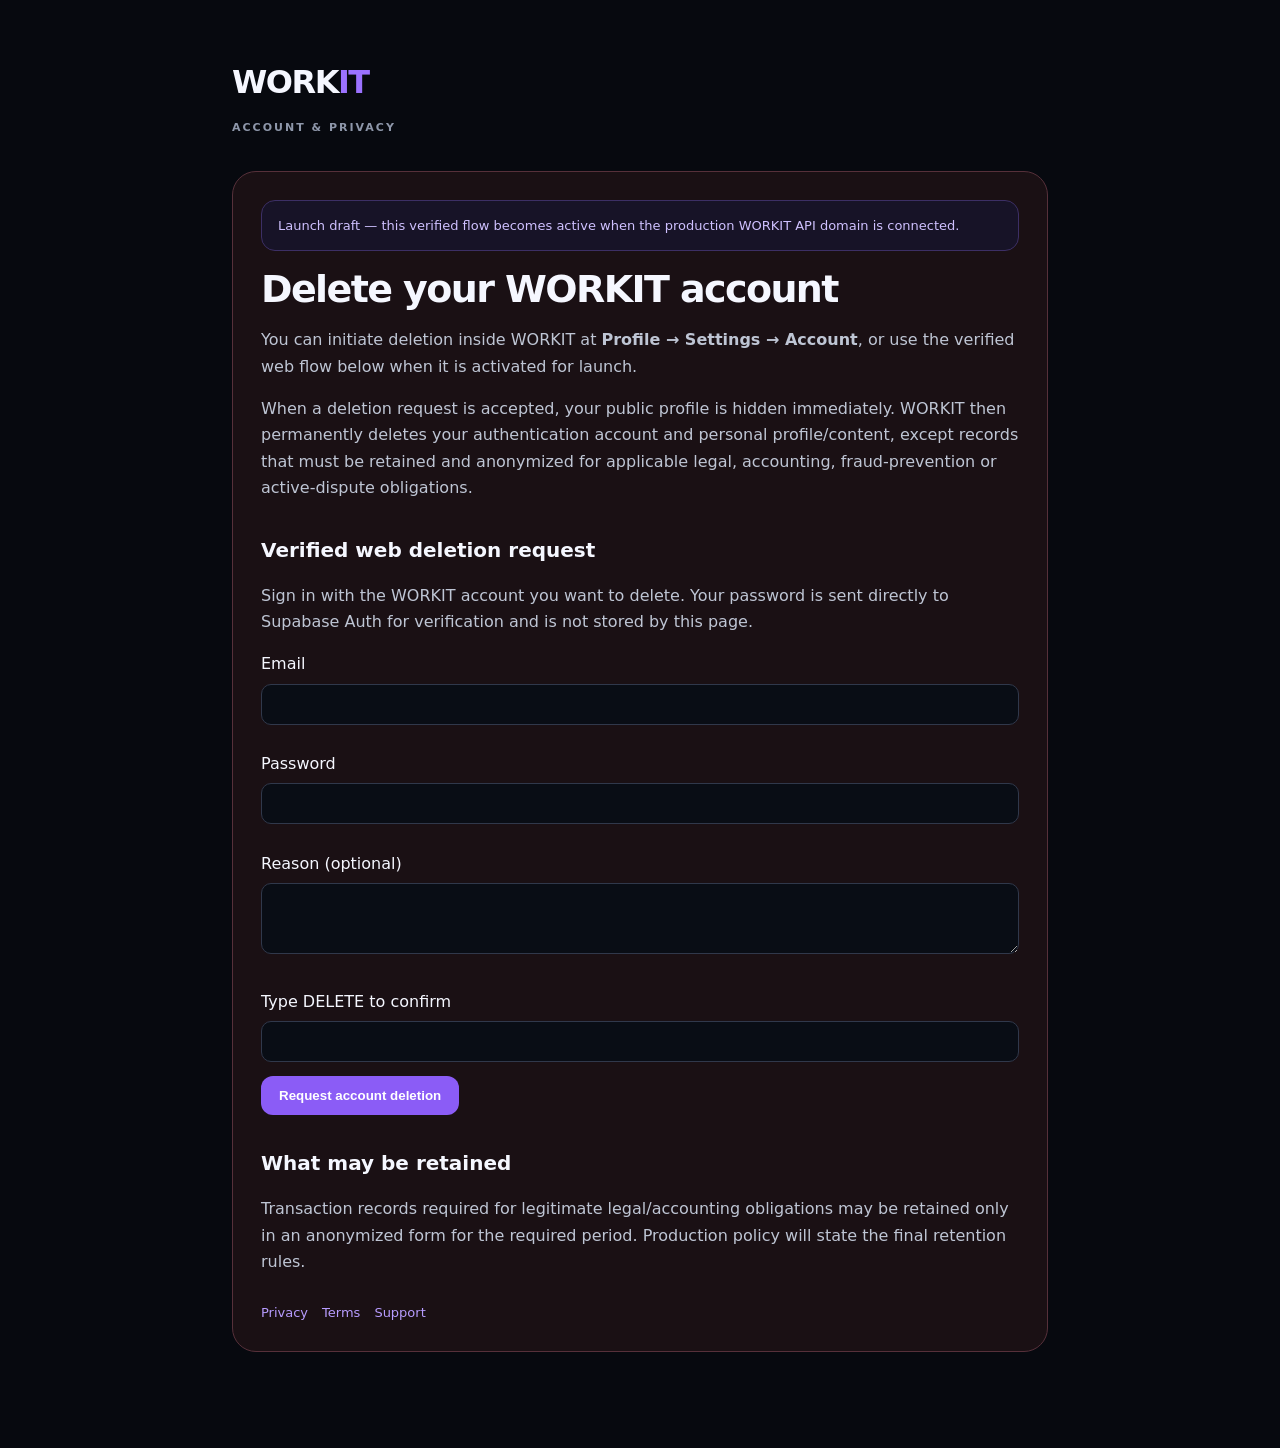
<file: trust/delete-account.html>
<!doctype html><html lang="en"><head><meta charset="utf-8"><meta name="viewport" content="width=device-width,initial-scale=1"><title>Delete WORKIT Account</title><link rel="stylesheet" href="legal.css"></head><body><main class="wrap"><div class="brand">WORK<span>IT</span></div><div class="eyebrow">ACCOUNT & PRIVACY</div><section class="card danger"><div class="notice">Launch draft — this verified flow becomes active when the production WORKIT API domain is connected.</div><h1>Delete your WORKIT account</h1><p>You can initiate deletion inside WORKIT at <strong>Profile → Settings → Account</strong>, or use the verified web flow below when it is activated for launch.</p><p>When a deletion request is accepted, your public profile is hidden immediately. WORKIT then permanently deletes your authentication account and personal profile/content, except records that must be retained and anonymized for applicable legal, accounting, fraud-prevention or active-dispute obligations.</p><h2>Verified web deletion request</h2><p>Sign in with the WORKIT account you want to delete. Your password is sent directly to Supabase Auth for verification and is not stored by this page.</p><form id="delete-form"><label>Email<br><input id="email" type="email" autocomplete="username" required style="width:100%;margin-top:6px;padding:12px;border-radius:10px;border:1px solid #30384b;background:#090d15;color:#fff"></label><br><br><label>Password<br><input id="password" type="password" autocomplete="current-password" required style="width:100%;margin-top:6px;padding:12px;border-radius:10px;border:1px solid #30384b;background:#090d15;color:#fff"></label><br><br><label>Reason (optional)<br><textarea id="reason" rows="3" style="width:100%;margin-top:6px;padding:12px;border-radius:10px;border:1px solid #30384b;background:#090d15;color:#fff"></textarea></label><br><br><label>Type DELETE to confirm<br><input id="confirmation" type="text" autocomplete="off" required style="width:100%;margin-top:6px;padding:12px;border-radius:10px;border:1px solid #30384b;background:#090d15;color:#fff"></label><br><button id="submit-delete" class="btn" type="submit" style="border:0;cursor:pointer">Request account deletion</button><p id="form-status" class="muted" aria-live="polite"></p></form><h2>What may be retained</h2><p>Transaction records required for legitimate legal/accounting obligations may be retained only in an anonymized form for the required period. Production policy will state the final retention rules.</p><div class="links"><a href="privacy.html">Privacy</a><a href="terms.html">Terms</a><a href="support.html">Support</a></div></section></main><script type="module" src="delete-account.js"></script></body></html>
</file>
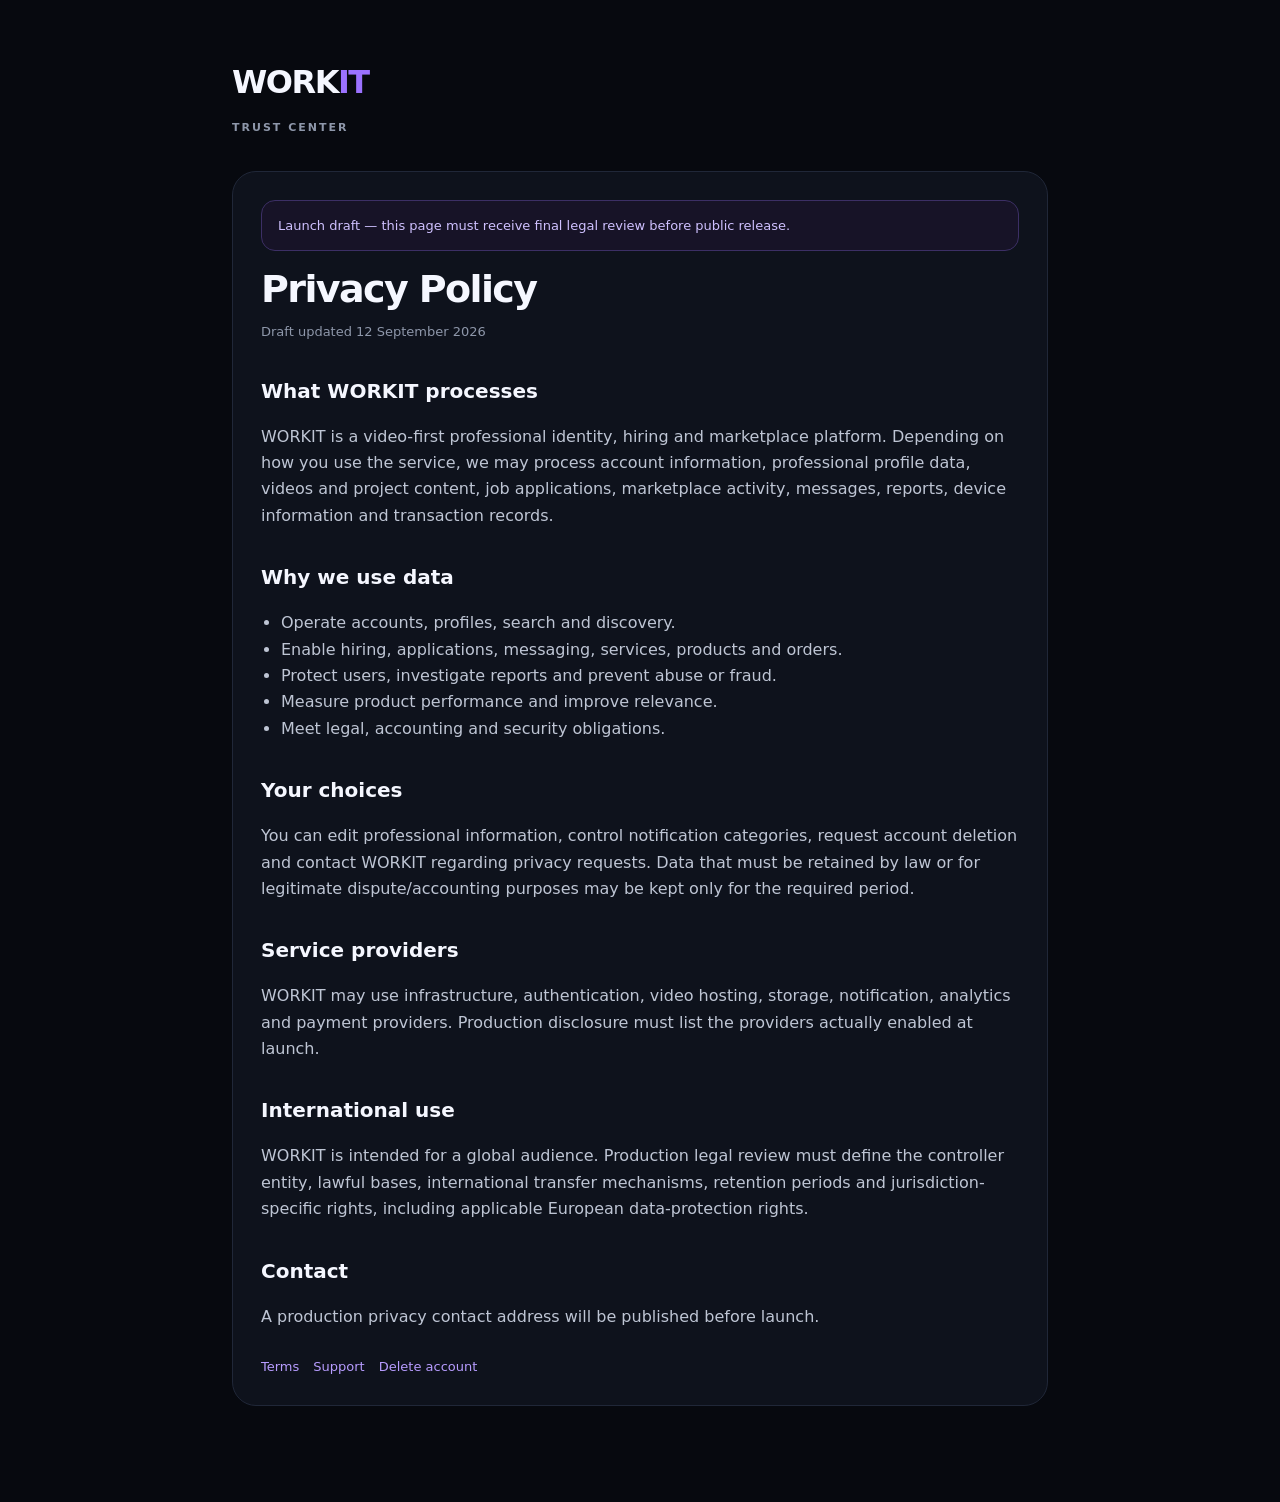
<file: trust/privacy.html>
<!doctype html><html lang="en"><head><meta charset="utf-8"><meta name="viewport" content="width=device-width,initial-scale=1"><title>WORKIT Privacy</title><link rel="stylesheet" href="legal.css"></head><body><main class="wrap"><div class="brand">WORK<span>IT</span></div><div class="eyebrow">TRUST CENTER</div><section class="card"><div class="notice">Launch draft — this page must receive final legal review before public release.</div><h1>Privacy Policy</h1><div class="updated">Draft updated 12 September 2026</div><h2>What WORKIT processes</h2><p>WORKIT is a video-first professional identity, hiring and marketplace platform. Depending on how you use the service, we may process account information, professional profile data, videos and project content, job applications, marketplace activity, messages, reports, device information and transaction records.</p><h2>Why we use data</h2><ul><li>Operate accounts, profiles, search and discovery.</li><li>Enable hiring, applications, messaging, services, products and orders.</li><li>Protect users, investigate reports and prevent abuse or fraud.</li><li>Measure product performance and improve relevance.</li><li>Meet legal, accounting and security obligations.</li></ul><h2>Your choices</h2><p>You can edit professional information, control notification categories, request account deletion and contact WORKIT regarding privacy requests. Data that must be retained by law or for legitimate dispute/accounting purposes may be kept only for the required period.</p><h2>Service providers</h2><p>WORKIT may use infrastructure, authentication, video hosting, storage, notification, analytics and payment providers. Production disclosure must list the providers actually enabled at launch.</p><h2>International use</h2><p>WORKIT is intended for a global audience. Production legal review must define the controller entity, lawful bases, international transfer mechanisms, retention periods and jurisdiction-specific rights, including applicable European data-protection rights.</p><h2>Contact</h2><p>A production privacy contact address will be published before launch.</p><div class="links"><a href="terms.html">Terms</a><a href="support.html">Support</a><a href="delete-account.html">Delete account</a></div></section></main></body></html>
</file>
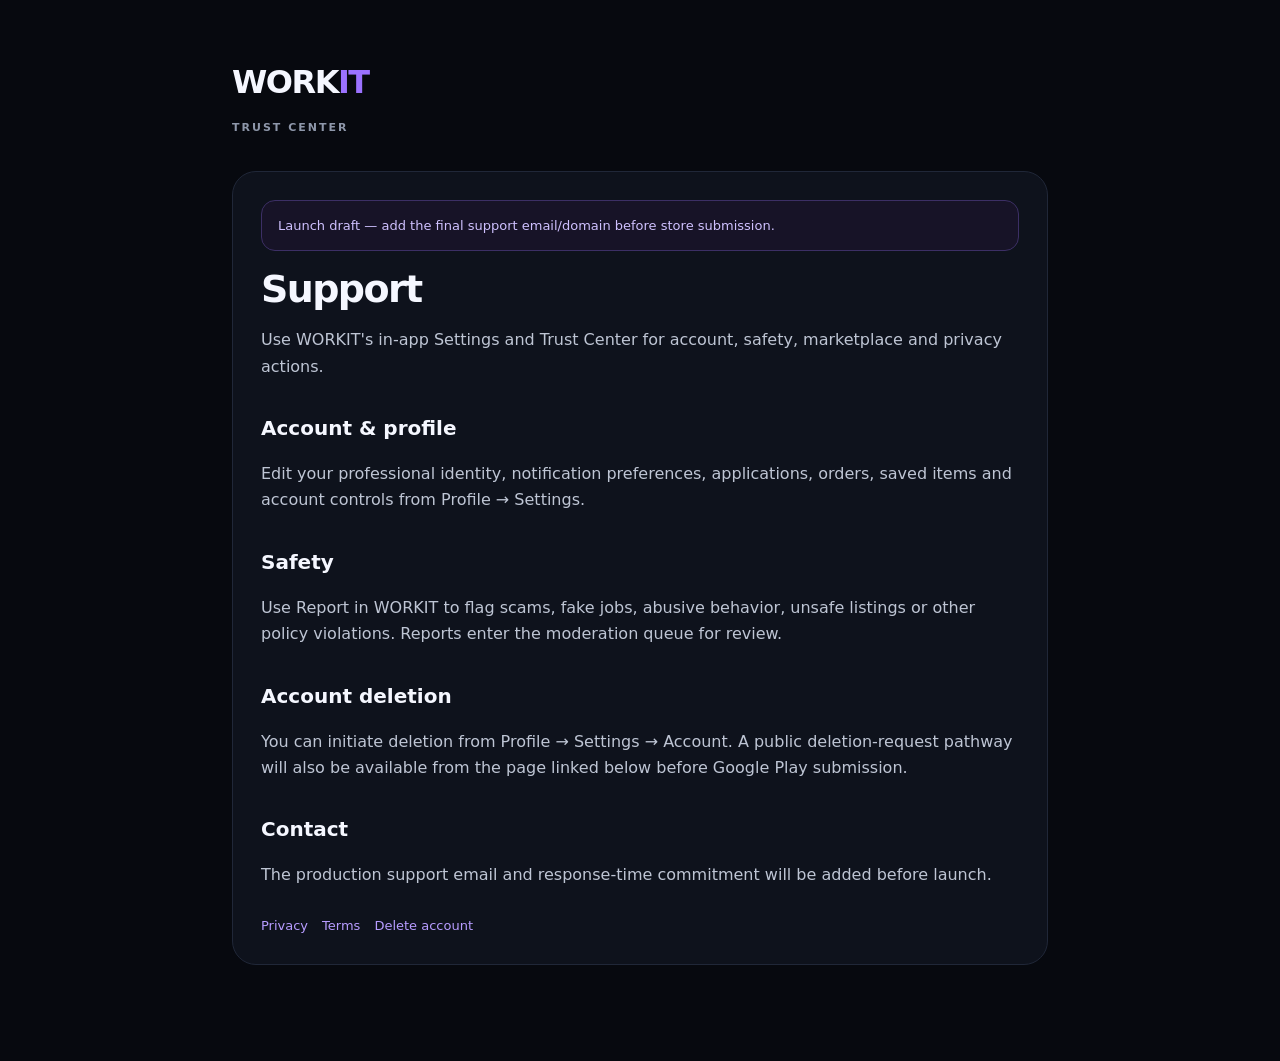
<file: trust/support.html>
<!doctype html><html lang="en"><head><meta charset="utf-8"><meta name="viewport" content="width=device-width,initial-scale=1"><title>WORKIT Support</title><link rel="stylesheet" href="legal.css"></head><body><main class="wrap"><div class="brand">WORK<span>IT</span></div><div class="eyebrow">TRUST CENTER</div><section class="card"><div class="notice">Launch draft — add the final support email/domain before store submission.</div><h1>Support</h1><p>Use WORKIT's in-app Settings and Trust Center for account, safety, marketplace and privacy actions.</p><h2>Account & profile</h2><p>Edit your professional identity, notification preferences, applications, orders, saved items and account controls from Profile → Settings.</p><h2>Safety</h2><p>Use Report in WORKIT to flag scams, fake jobs, abusive behavior, unsafe listings or other policy violations. Reports enter the moderation queue for review.</p><h2>Account deletion</h2><p>You can initiate deletion from Profile → Settings → Account. A public deletion-request pathway will also be available from the page linked below before Google Play submission.</p><h2>Contact</h2><p>The production support email and response-time commitment will be added before launch.</p><div class="links"><a href="privacy.html">Privacy</a><a href="terms.html">Terms</a><a href="delete-account.html">Delete account</a></div></section></main></body></html>
</file>
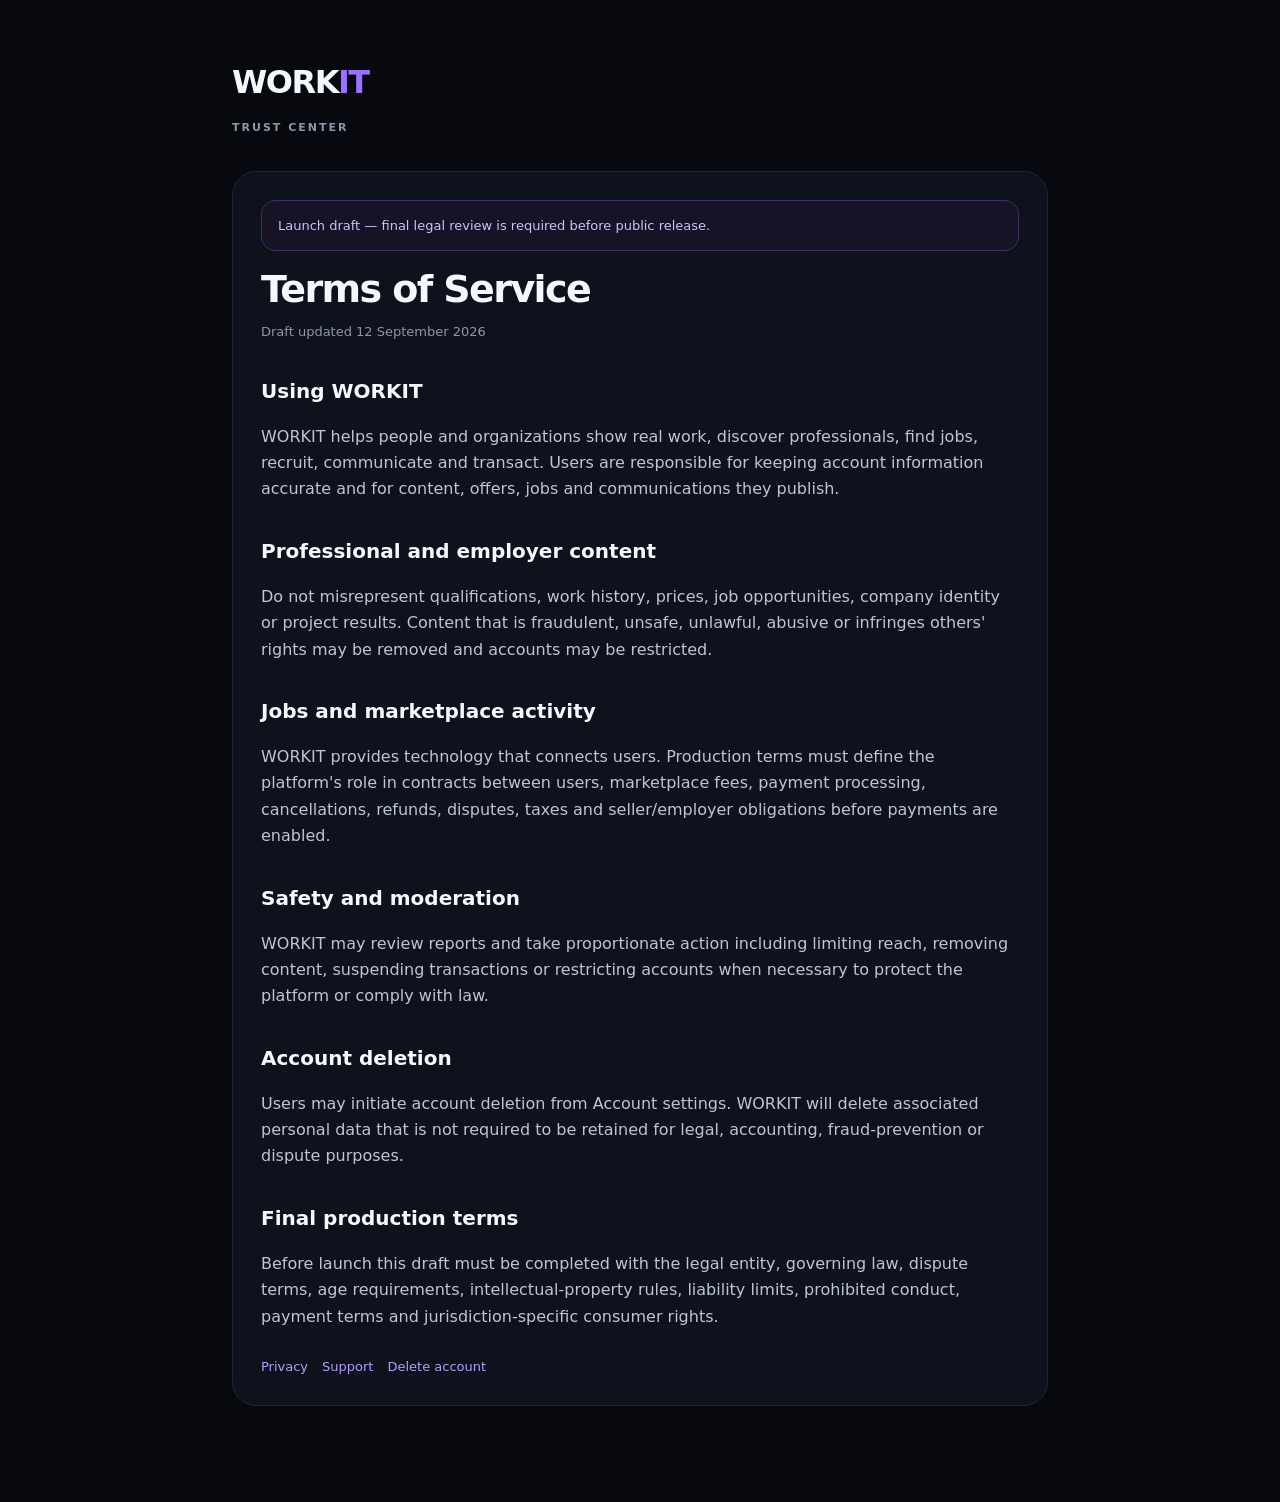
<file: trust/terms.html>
<!doctype html><html lang="en"><head><meta charset="utf-8"><meta name="viewport" content="width=device-width,initial-scale=1"><title>WORKIT Terms</title><link rel="stylesheet" href="legal.css"></head><body><main class="wrap"><div class="brand">WORK<span>IT</span></div><div class="eyebrow">TRUST CENTER</div><section class="card"><div class="notice">Launch draft — final legal review is required before public release.</div><h1>Terms of Service</h1><div class="updated">Draft updated 12 September 2026</div><h2>Using WORKIT</h2><p>WORKIT helps people and organizations show real work, discover professionals, find jobs, recruit, communicate and transact. Users are responsible for keeping account information accurate and for content, offers, jobs and communications they publish.</p><h2>Professional and employer content</h2><p>Do not misrepresent qualifications, work history, prices, job opportunities, company identity or project results. Content that is fraudulent, unsafe, unlawful, abusive or infringes others' rights may be removed and accounts may be restricted.</p><h2>Jobs and marketplace activity</h2><p>WORKIT provides technology that connects users. Production terms must define the platform's role in contracts between users, marketplace fees, payment processing, cancellations, refunds, disputes, taxes and seller/employer obligations before payments are enabled.</p><h2>Safety and moderation</h2><p>WORKIT may review reports and take proportionate action including limiting reach, removing content, suspending transactions or restricting accounts when necessary to protect the platform or comply with law.</p><h2>Account deletion</h2><p>Users may initiate account deletion from Account settings. WORKIT will delete associated personal data that is not required to be retained for legal, accounting, fraud-prevention or dispute purposes.</p><h2>Final production terms</h2><p>Before launch this draft must be completed with the legal entity, governing law, dispute terms, age requirements, intellectual-property rules, liability limits, prohibited conduct, payment terms and jurisdiction-specific consumer rights.</p><div class="links"><a href="privacy.html">Privacy</a><a href="support.html">Support</a><a href="delete-account.html">Delete account</a></div></section></main></body></html>
</file>
<file: trust/legal.css>
*{box-sizing:border-box}body{margin:0;background:#07090f;color:#f5f7ff;font-family:Inter,ui-sans-serif,system-ui,-apple-system,BlinkMacSystemFont,"Segoe UI",sans-serif;line-height:1.65}.wrap{max-width:860px;margin:0 auto;padding:56px 22px 96px}.brand{font-size:32px;font-weight:900;letter-spacing:-1.5px}.brand span{color:#9b72ff}.eyebrow{margin-top:10px;color:#8e97aa;font-size:11px;letter-spacing:2px;font-weight:800}.card{margin-top:34px;background:#0e121c;border:1px solid #202738;border-radius:24px;padding:28px}.notice{padding:14px 16px;border-radius:14px;background:#171327;border:1px solid #3c2f65;color:#cfc1ff;font-size:13px}.updated{color:#8e97aa;font-size:13px;margin-top:8px}h1{font-size:38px;line-height:1.1;margin:18px 0 10px;letter-spacing:-1.6px}h2{font-size:20px;margin:32px 0 10px}p,li{color:#bec5d4}a{color:#b79cff;text-decoration:none}a:hover{text-decoration:underline}.btn{display:inline-block;margin-top:14px;background:#8b5cf6;color:white;padding:12px 18px;border-radius:12px;font-weight:800}.links{display:flex;gap:14px;flex-wrap:wrap;margin-top:26px}.links a{font-size:13px}.danger{border-color:#56303a;background:#1a1014}.muted{color:#7f889b;font-size:12px}ul{padding-left:20px}@media(max-width:600px){h1{font-size:31px}.card{padding:20px}.wrap{padding-top:34px}}
</file>
